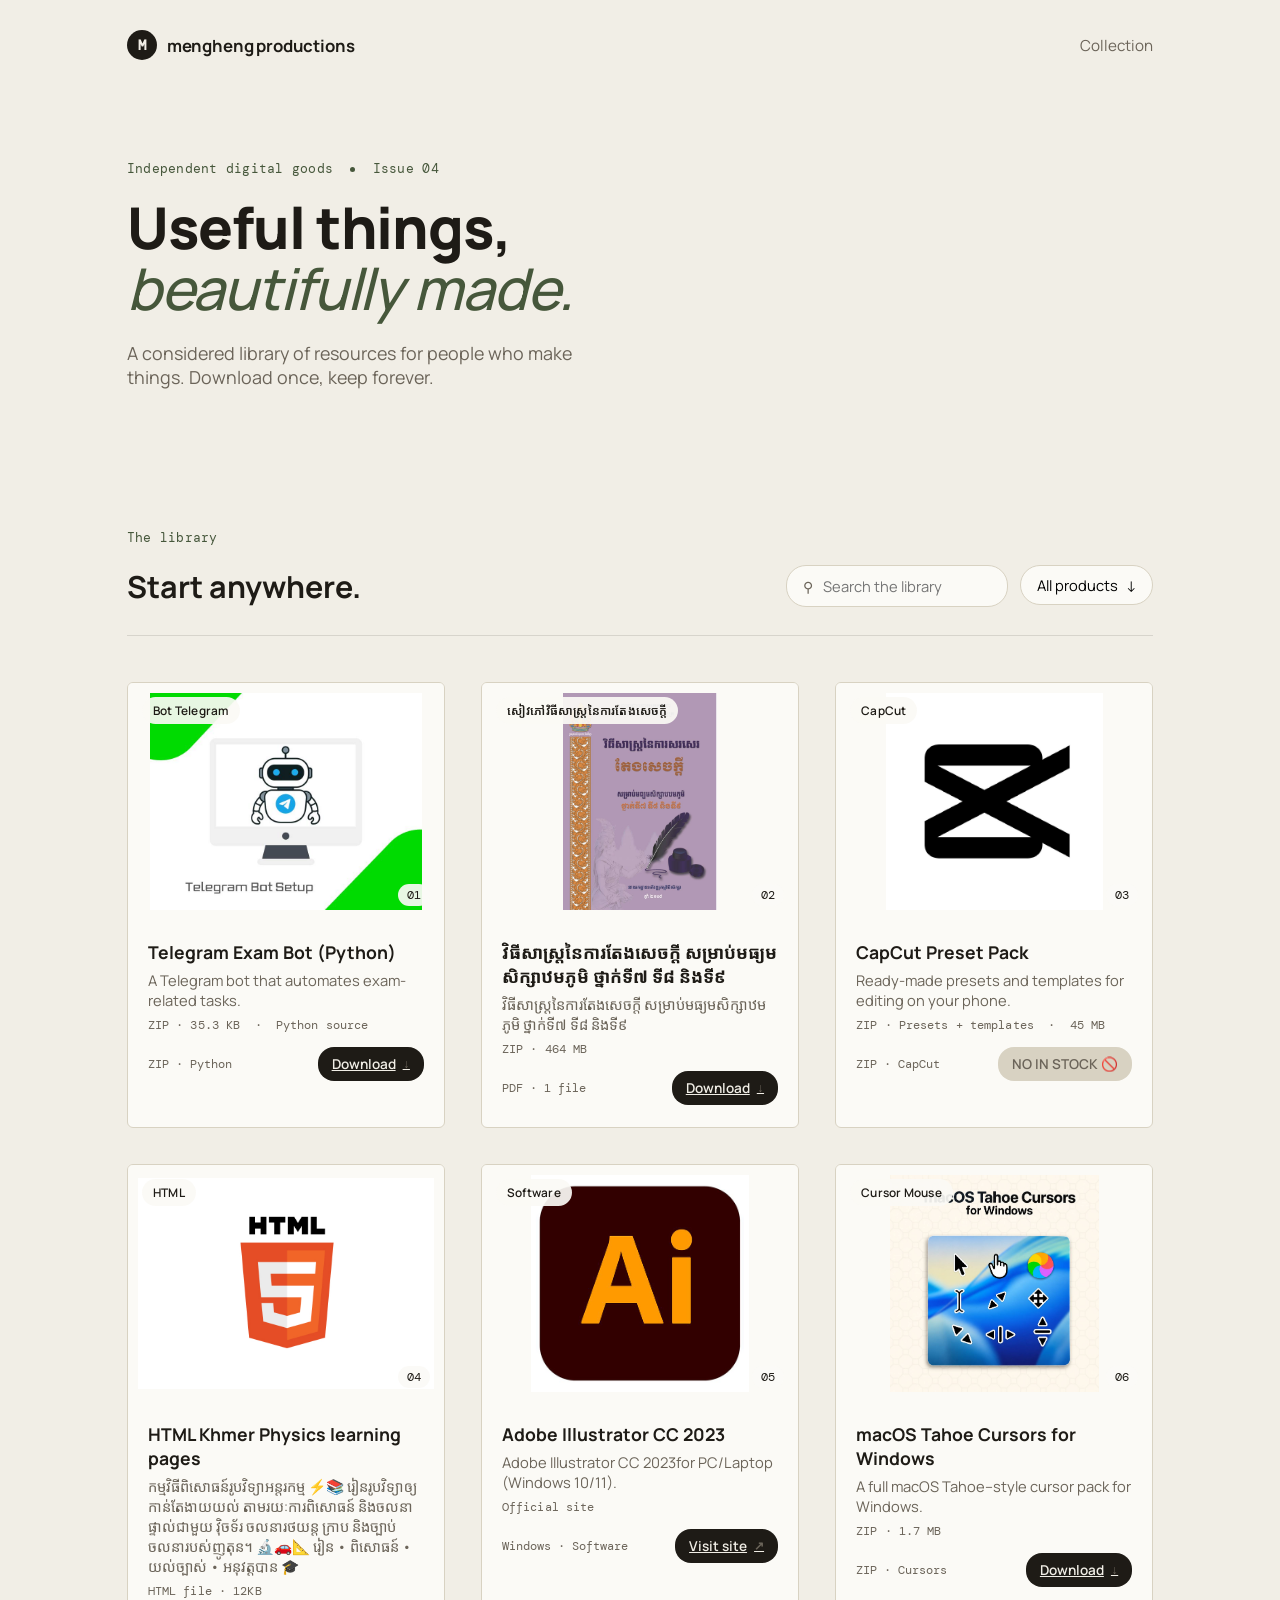
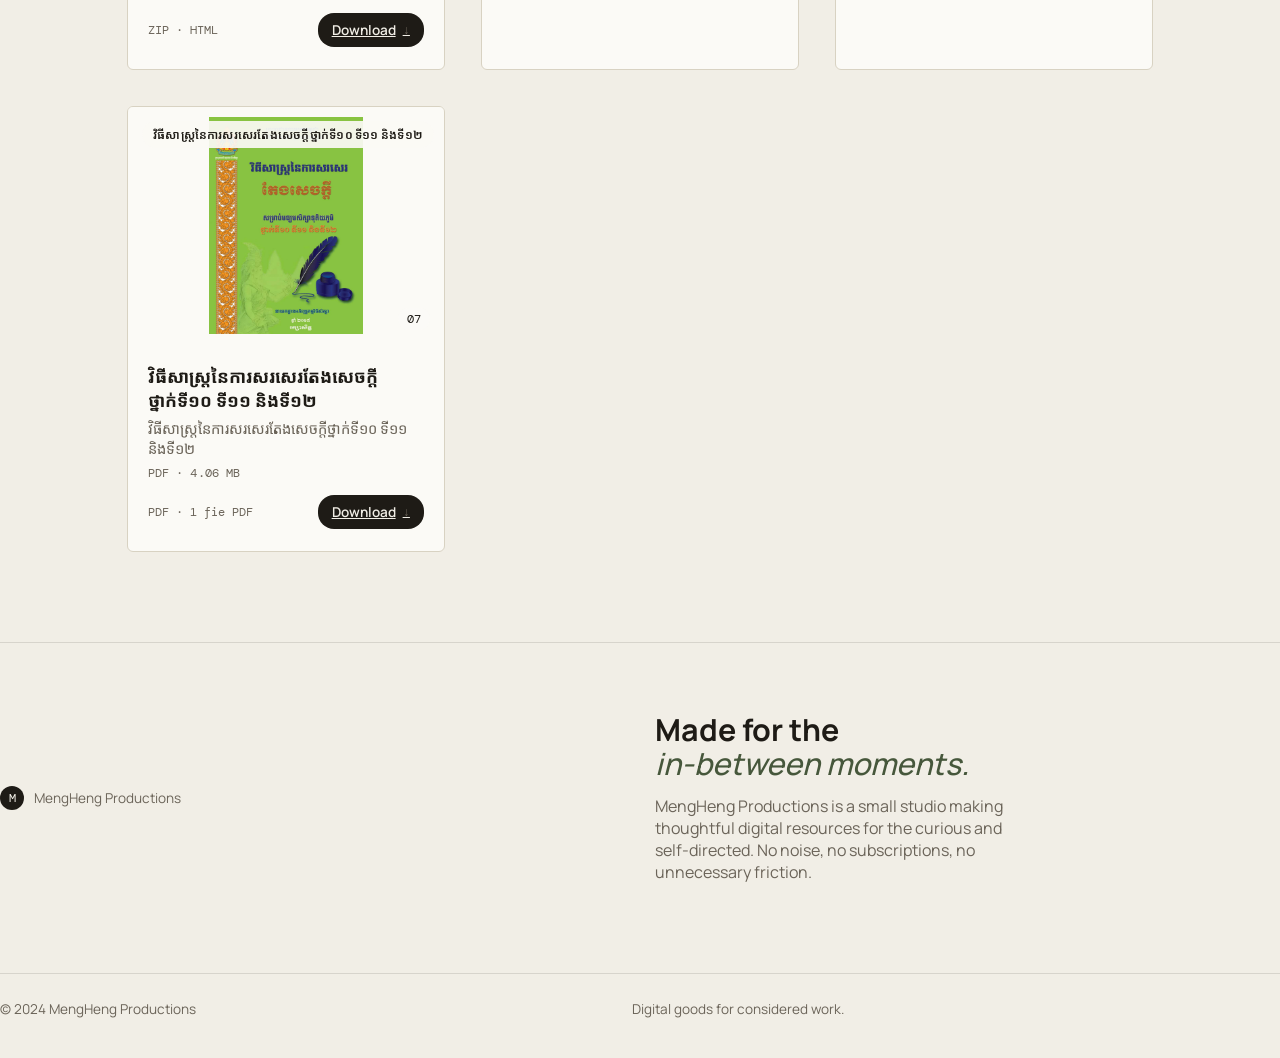
<file: index.html>
<!doctype html>
<html lang="en">
<head>
  <meta charset="UTF-8">
  <meta name="viewport" content="width=device-width, initial-scale=1.0">
  <meta name="description" content="A curated library of beautiful, ready-to-download digital products.">
  <title>MengHeng Productions — Downloadable goods for creative work</title>
  <link rel="preconnect" href="https://fonts.googleapis.com">
  <link rel="preconnect" href="https://fonts.gstatic.com" crossorigin>
  <link href="https://fonts.googleapis.com/css2?family=DM+Mono:wght@400;500&family=Manrope:wght@400;500;600;700;800&family=Noto+Sans+Khmer:wght@400;500;600;700&display=swap" rel="stylesheet">
  <link rel="stylesheet" href="styles.css">
</head>
<body>
  <div class="page-shell">
    <header class="site-header">
      <a class="brand" href="#top" aria-label="MengHeng Productions home"><span class="brand-mark">M</span><span>mengheng productions</span></a>
      <nav class="main-nav" aria-label="Primary navigation">
        <a href="#collection">Collection</a>
      </nav>
    </header>

    <main id="top">
      <section class="hero" aria-labelledby="hero-title">
        <div class="hero-copy">
          <p class="eyebrow">Independent digital goods <span></span> Issue 04</p>
          <h1 id="hero-title">Useful things,<br><em>beautifully made.</em></h1>
          <p class="hero-intro">A considered library of resources for people who make things. Download once, keep forever.</p>
        </div>
      </section>

      <section class="collection-section" id="collection" aria-labelledby="collection-title">
        <div class="section-heading">
          <div><p class="eyebrow">The library</p><h2 id="collection-title">Start anywhere.</h2></div>
           <div class="toolbar"><label class="search-box"><span aria-hidden="true">&#9906;</span><input id="searchInput" type="search" placeholder="Search the library" aria-label="Search products"></label><div class="filter-wrap"><button class="filter-button" id="filterButton" type="button" aria-expanded="false">All products <span>&#8595;</span></button><div class="filter-menu" id="filterMenu"><button type="button" data-filter="all">All products</button><button type="button" data-filter="bot telegram">Bot Telegram</button><button type="button" data-filter="Books">Books</button><button type="button" data-filter="capcut">CapCut</button><button type="button" data-filter="html">HTML</button><button type="button" data-filter="adobe">Adobe</button><button type="button" data-filter="cursors">Cursors</button></div></div></div>
        </div>
        <div class="product-grid" id="productGrid">
          <article class="product-card" data-category="bot telegram" data-search="bot telegram code python exam automation">
            <div class="product-image image-planner"><span class="product-tag">Bot Telegram</span><img src="Bot.jpg" alt="Telegram bot for exam automation, Python code"><span class="image-number">01</span></div>
            <div class="product-info"><div><h3>Telegram Exam Bot (Python)</h3><p>A Telegram bot that automates exam-related tasks.</p><p class="file-specs">ZIP · 35.3 KB &nbsp;·&nbsp; Python source</p></div><div class="product-meta"><span>ZIP · Python</span><a class="download-button" href="Bot telegram.zip" download="Telegram-Exam-Bot.zip" data-name="Telegram Exam Bot" data-specs="Requires Python 3 to run &nbsp;·&nbsp; ZIP · 35.3 KB">Download <span>&#8595;</span></a></div></div>
          </article>
          <article class="product-card" data-category="Books" data-search="Books">
            <div class="product-image image-guide"><span class="product-tag">សៀវភៅវិធីសាស្ដ្រនៃការតែងសេចក្ដី</span><img src="វិធីសាស្ដ្រនៃការតែងសេចក្ដី.jpg" alt="វិធីសាស្ដ្រនៃការតែងសេចក្ដី"><span class="image-number">02</span></div>
            <div class="product-info"><div><h3>វិធីសាស្ដ្រនៃការតែងសេចក្ដី​​ សម្រាប់មធ្យមសិក្សាឋមភូមិ​ ថ្នាក់ទី៧​ ទី៨ និងទី៩</h3><p>វិធីសាស្ដ្រនៃការតែងសេចក្ដី​​ សម្រាប់មធ្យមសិក្សាឋមភូមិ​ ថ្នាក់ទី៧​ ទី៨ និងទី៩</p><p class="file-specs">ZIP · 464 MB</p></div><div class="product-meta"><span>PDF · 1 file</span><a class="download-button" href="វិធីសាស្ដ្រនៃការតែងសេចក្ដីសម្រាប់មធ្យមសិក្សាឋមភូមិ​ ថ្នាក់ទី៧​ ទី៨ និងទី៩.pdf" download="វិធីសាស្ដ្រនៃការតែងសេចក្ដី​​ សម្រាប់មធ្យមសិក្សាឋមភូមិ​ ថ្នាក់ទី៧​ ទី៨ និងទី៩" data-name="វិធីសាស្ដ្រនៃការតែងសេចក្ដី​​ សម្រាប់មធ្យមសិក្សាឋមភូមិ​ ថ្នាក់ទី៧​ ទី៨ និងទី៩" data-specs="ZIP · 2 folders · 464 MB">Download<span>&#8595;</span></a></div></div>
          </article>
          <article class="product-card" data-category="capcut" data-search="capcut presets templates video editing phone">
            <div class="product-image image-toolkit"><span class="product-tag">CapCut</span><img src="capcut.jpg" alt="CapCut preset pack"><span class="image-number">03</span></div>
            <div class="product-info"><div><h3>CapCut Preset Pack</h3><p>Ready-made presets and templates for editing on your phone.</p><p class="file-specs">ZIP · Presets + templates &nbsp;·&nbsp; 45 MB</p></div><div class="product-meta"><span>ZIP · CapCut</span><a class="download-button" href="#" download="CapCut-Preset-Pack.zip" data-name="CapCut Preset Pack" data-specs="Requires the CapCut app installed &nbsp;·&nbsp; ZIP · 45 MB">NO IN STOCK &#128683;</a></div></div>
          </article>
          <article class="product-card" data-category="html" data-search="html css javascript template website">
            <div class="product-image image-toolkit"><span class="product-tag">HTML</span><img src="html.webp" alt="HTML template"><span class="image-number">04</span></div>
            <div class="product-info"><div><h3>HTML Khmer Physics learning pages</h3><p>កម្មវិធីពិសោធន៍រូបវិទ្យាអន្តរកម្ម ⚡📚
រៀនរូបវិទ្យាឲ្យកាន់តែងាយយល់ តាមរយៈការពិសោធន៍ និងចលនាផ្ទាល់ជាមួយ វ៉ិចទ័រ ចលនារថយន្ត ក្រាប និងច្បាប់ ចលនារបស់ញូតុន។ 🔬🚗📐
រៀន • ពិសោធន៍ • យល់ច្បាស់ • អនុវត្តបាន 🎓</p><p class="file-specs">HTML file · 12KB</p></div><div class="product-meta"><span>ZIP · HTML</span><a class="download-button" href="HTML.zip" download="HTML.zip" data-name="HTML FILE" data-specs="ZIP · 12KB">Download <span>&#8595;</span></a></div></div>
          </article>
          <article class="product-card" data-category="adobe" data-search="adobe illustrator windows software">
            <div class="product-image image-toolkit"><span class="product-tag">Software</span><img src="Adobe Illustrator.png" alt="Adobe Illustrator download"><span class="image-number">05</span></div>
            <div class="product-info"><div><h3>Adobe Illustrator CC 2023</h3><p>Adobe Illustrator CC 2023for PC/Laptop (Windows 10/11).</p><p class="file-specs">Official site</p></div><div class="product-meta"><span>Windows · Software</span><a class="download-button" href="https://getintopc.com/softwares/design/adobe-illustrator-cc-2023-free-download-5101866/" target="_blank" rel="noopener noreferrer">Visit site <span>&#8599;</span></a></div></div>
          </article>
          <article class="product-card" data-category="cursors" data-search="cursor mouse mac os tahoe for windows">
            <div class="product-image image-toolkit"><span class="product-tag">Cursor Mouse</span><img src="Mac tahoe.jpg" alt="macOS Tahoe cursors for Windows"><span class="image-number">06</span></div>
            <div class="product-info"><div><h3>macOS Tahoe Cursors for Windows</h3><p>A full macOS Tahoe–style cursor pack for Windows.</p><p class="file-specs">ZIP · 1.7 MB</p></div><div class="product-meta"><span>ZIP · Cursors</span><a class="download-button" href="MacOS Tahoe Cursors.zip" download="macOS-Tahoe-Cursors.zip" data-name="macOS Tahoe Cursors for Windows" data-specs="ZIP archive &nbsp;·&nbsp; 1.7 MB &nbsp;·&nbsp; Windows cursor scheme">Download <span>&#8595;</span></a></div></div>
          </article>
          <article class="product-card" data-category="Books" data-search="Books">
            <div class="product-image image-toolkit"><span class="product-tag">វិធីសាស្ត្រនៃការសរសេរតែងសេចក្ដីថ្នាក់ទី១០ ទី១១ និងទី១២</span><img src="វិធីសាស្ត្រនៃការសរសេរតែងសេចក្ដីថ្នាក់ទី១០ ទី១១ និងទី១២.jpg" alt="វិធីសាស្ត្រនៃការសរសេរតែងសេចក្ដីថ្នាក់ទី១០ ទី១១ និងទី១២"><span class="image-number">07</span></div>
            <div class="product-info"><div><h3>វិធីសាស្ត្រនៃការសរសេរតែងសេចក្ដីថ្នាក់ទី១០ ទី១១ និងទី១២</h3><p>វិធីសាស្ត្រនៃការសរសេរតែងសេចក្ដីថ្នាក់ទី១០ ទី១១ និងទី១២</p><p class="file-specs">PDF · 4.06 MB</p></div><div class="product-meta"><span>PDF · 1 fie PDF</span><a class="download-button" href="វិធីសាស្ត្រនៃការសរសេរតែងសេចក្ដីថ្នាក់ទី១០ ទី១១ និងទី១២.pdf" download="វិធីសាស្ត្រនៃការសរសេរតែងសេចក្ដីថ្នាក់ទី១០ ទី១១ និងទី១២" data-name="វិធីសាស្ត្រនៃការសរសេរតែងសេចក្ដីថ្នាក់ទី១០ ទី១១ និងទី១២" data-specs="PDF File &nbsp;·&nbsp; 6.04 MB &nbsp;·&nbsp; វិធីសាស្ត្រនៃការសរសេរតែងសេចក្ដីថ្នាក់ទី១០ ទី១១ និងទី១២">Download <span>&#8595;</span></a></div></div>
          </article>
        </div>
        </div>
        <p class="empty-state" id="emptyState" hidden>No products found. Try another search.</p>
      </section>

      <section class="about-section" id="about" aria-labelledby="about-title"><div class="about-label"><span class="brand-mark small">M</span><span>MengHeng Productions</span></div><div class="about-copy"><h2 id="about-title">Made for the<br><em>in-between moments.</em></h2><p>MengHeng Productions is a small studio making thoughtful digital resources for the curious and self-directed. No noise, no subscriptions, no unnecessary friction.</p></div></section>
    </main>
    <footer class="site-footer"><span>© 2024 MengHeng Productions</span><span>Digital goods for considered work.</span><a href="Facebook"></a></footer>
  </div>
  <div class="specs-overlay" id="specsOverlay">
    <div class="specs-modal" role="dialog" aria-modal="true" aria-labelledby="specsModalTitle">
      <button class="specs-close" id="specsClose" aria-label="Close">&times;</button>
      <p class="eyebrow">Information</p>
      <h3 id="specsModalTitle"></h3>
      <p class="specs-modal-line" id="specsModalSpecs"></p>
      <a class="download-button specs-confirm" id="specsConfirm" href="#">Download now <span>&#8595;</span></a>
    </div>
  </div>
  <script src="script.js?v=7"></script>
</body>
</html>
</file>
<file: styles.css>
:root{
  --paper: #F1EEE6;
  --paper-deep: #E7E2D5;
  --ink: #1E1B16;
  --ink-soft: #6B6459;
  --card: #FBFAF6;
  --line: #D8D2C2;
  --moss: #5B6E4E;
  --moss-deep: #46573B;
  --rule: rgba(30,27,22,0.12);
}

*{box-sizing:border-box;}
html{scroll-behavior:smooth;}
body{
  margin:0;
  background:var(--paper);
  color:var(--ink);
  font-family:'Manrope', 'Noto Sans Khmer', sans-serif;
  -webkit-font-smoothing:antialiased;
}
.mono, .eyebrow, .product-meta span, .image-number, .about-stamp, .bag-count{
  font-family:'DM Mono', 'Noto Sans Khmer', monospace;
}
img{max-width:100%; display:block;}
a{color:inherit;}
button{font-family:inherit;}

.page-shell{
  max-width:1180px;
  margin:0 auto;
  padding:0 6vw;
}

/* Header */
.site-header{
  display:flex;
  align-items:center;
  justify-content:space-between;
  gap:20px;
  padding:30px 0;
  flex-wrap:wrap;
}
.brand{
  display:flex;
  align-items:center;
  gap:10px;
  text-decoration:none;
  font-size:1.05rem;
  font-weight:700;
  letter-spacing:-0.01em;
}
.brand-mark{
  width:30px; height:30px;
  border-radius:50%;
  background:var(--ink);
  color:var(--paper);
  display:flex; align-items:center; justify-content:center;
  font-family:'DM Mono', 'Noto Sans Khmer', monospace;
  font-size:0.9rem;
}
.brand-mark.small{ width:24px; height:24px; font-size:0.78rem; }
.main-nav{
  display:flex;
  gap:34px;
}
.main-nav a{
  text-decoration:none;
  font-size:0.95rem;
  color:var(--ink-soft);
  transition:color .15s ease;
}
.main-nav a:hover{ color:var(--ink); }
/* Hero */
.hero{
  padding:70px 0 90px;
  max-width:640px;
}
.eyebrow{
  font-size:0.8rem;
  color:var(--moss-deep);
  letter-spacing:0.02em;
  margin:0 0 20px;
}
.eyebrow span{
  display:inline-block;
  width:5px; height:5px;
  background:var(--moss-deep);
  border-radius:50%;
  margin:0 9px;
  vertical-align:middle;
}
.hero-copy h1{
  font-size:clamp(2.5rem, 5.4vw, 3.6rem);
  line-height:1.06;
  margin:0 0 22px;
  font-weight:800;
  letter-spacing:-0.02em;
}
.hero-copy h1 em{
  font-style:italic;
  font-weight:500;
  color:var(--moss-deep);
}
.hero-intro{
  font-size:1.12rem;
  color:var(--ink-soft);
  max-width:44ch;
  margin:0;
}

/* Collection */
.collection-section{ padding:50px 0 90px; }
.section-heading{
  display:flex;
  justify-content:space-between;
  align-items:flex-end;
  gap:24px;
  flex-wrap:wrap;
  border-bottom:1px solid var(--rule);
  padding-bottom:28px;
  margin-bottom:46px;
}
.section-heading h2{
  font-size:1.9rem;
  margin:6px 0 0;
  font-weight:700;
}
.toolbar{
  display:flex;
  gap:12px;
  flex-wrap:wrap;
}
.search-box{
  display:flex;
  align-items:center;
  gap:8px;
  background:var(--card);
  border:1px solid var(--line);
  border-radius:20px;
  padding:9px 16px;
}
.search-box span{ color:var(--ink-soft); font-size:0.9rem; }
.search-box input{
  border:none;
  background:none;
  outline:none;
  font-size:0.92rem;
  color:var(--ink);
  width:170px;
  font-family:inherit;
}
.filter-wrap{ position:relative; }
.filter-button{
  background:var(--card);
  border:1px solid var(--line);
  border-radius:20px;
  padding:9px 16px;
  font-size:0.92rem;
  cursor:pointer;
  display:flex;
  gap:8px;
  align-items:center;
}
.filter-menu{
  position:absolute;
  top:calc(100% + 8px);
  right:0;
  background:var(--card);
  border:1px solid var(--line);
  border-radius:10px;
  padding:6px;
  display:none;
  flex-direction:column;
  min-width:150px;
  box-shadow:0 14px 30px rgba(30,27,22,0.12);
  z-index:5;
}
.filter-menu.open{ display:flex; }
.filter-menu button{
  background:none;
  border:none;
  text-align:left;
  padding:9px 10px;
  border-radius:6px;
  font-size:0.9rem;
  cursor:pointer;
  color:var(--ink);
}
.filter-menu button:hover{ background:var(--paper-deep); }
.filter-menu button.active{ color:var(--moss-deep); font-weight:600; }

/* Product grid */
.product-grid{
  display:grid;
  grid-template-columns:repeat(3, 1fr);
  gap:36px;
}
@media (max-width:900px){
  .product-grid{ grid-template-columns:repeat(2, 1fr); }
}
@media (max-width:620px){
  .product-grid{ grid-template-columns:1fr; }
}
.product-card{
  background:var(--card);
  border:1px solid var(--line);
  border-radius:6px;
  overflow:hidden;
  transition:transform .18s ease, box-shadow .18s ease;
}
.product-card:hover{
  transform:translateY(-3px);
  box-shadow:0 20px 34px rgba(30,27,22,0.12);
}
.product-image{
  position:relative;
  aspect-ratio:4/3;
  overflow:hidden;
  background:var(--paper-deep);
}
.product-image::after{
  content:"Add your photo";
  position:absolute;
  inset:0;
  display:flex;
  align-items:center;
  justify-content:center;
  color:var(--ink-soft);
  font-size:0.85rem;
}
.product-image img{
  position:relative;
  z-index:1;
  width:100%; height:100%;
  object-fit:contain;
  background:var(--card);
  padding:10px;
}
.product-tag{
  position:absolute;
  top:14px; left:14px;
  background:rgba(251,250,246,0.92);
  padding:5px 11px;
  border-radius:14px;
  font-size:0.74rem;
  font-weight:600;
  letter-spacing:0.02em;
  z-index:2;
}
.image-number{
  position:absolute;
  bottom:14px; right:14px;
  color:var(--ink);
  background:rgba(251,250,246,0.92);
  padding:3px 9px;
  border-radius:12px;
  font-size:0.74rem;
  line-height:1.4;
  z-index:2;
}
.product-info{
  padding:20px 20px 22px;
  display:flex;
  flex-direction:column;
  gap:14px;
}
.product-info h3{
  margin:0 0 6px;
  font-size:1.1rem;
  font-weight:700;
}
.product-info p{
  margin:0;
  font-size:0.92rem;
  color:var(--ink-soft);
}
.file-specs{
  font-family:'DM Mono', 'Noto Sans Khmer', monospace !important;
  font-size:0.72rem !important;
  color:var(--ink-soft);
  margin-top:8px !important;
  letter-spacing:0.01em;
}
.product-meta{
  display:flex;
  justify-content:space-between;
  align-items:center;
  gap:10px;
}
.product-meta span{
  font-size:0.76rem;
  color:var(--ink-soft);
}
.download-button{
  display:flex;
  align-items:center;
  gap:7px;
  background:var(--ink);
  color:var(--paper);
  border:none;
  border-radius:16px;
  padding:8px 14px;
  font-size:0.85rem;
  font-weight:600;
  cursor:pointer;
  transition:background .15s ease, transform .15s ease;
}
.download-button:hover{ background:var(--moss-deep); }
.download-button:active{ transform:scale(0.97); }
.download-button.done{ background:var(--moss); }
.download-button.out-of-stock{
  background:var(--line);
  color:var(--ink-soft);
  cursor:not-allowed;
  pointer-events:none;
}

.empty-state{
  text-align:center;
  color:var(--ink-soft);
  padding:60px 0;
  font-size:1rem;
}

/* About */
.about-section{
  padding:70px 0 90px;
  border-top:1px solid var(--rule);
  display:grid;
  grid-template-columns:1fr 1fr;
  gap:30px;
  align-items:center;
}
@media (max-width:820px){
  .about-section{ grid-template-columns:1fr; text-align:left; }
}
.about-label{
  display:flex;
  align-items:center;
  gap:10px;
  font-size:0.85rem;
  color:var(--ink-soft);
}
.about-copy h2{
  font-size:1.9rem;
  margin:0 0 14px;
  font-weight:700;
  line-height:1.12;
}
.about-copy h2 em{ font-style:italic; font-weight:500; color:var(--moss-deep); }
.about-copy p{
  margin:0;
  color:var(--ink-soft);
  max-width:38ch;
  font-size:1rem;
}
/* Site footer */
.site-footer{
  border-top:1px solid var(--rule);
  padding:26px 0 40px;
  display:flex;
  justify-content:space-between;
  gap:14px;
  flex-wrap:wrap;
  font-size:0.85rem;
  color:var(--ink-soft);
}
.site-footer a{ text-decoration:none; color:var(--ink-soft); }
.site-footer a:hover{ color:var(--ink); }

/* Download requirements modal */
.specs-overlay{
  position:fixed;
  inset:0;
  background:rgba(30,27,22,0.55);
  display:none;
  align-items:center;
  justify-content:center;
  padding:24px;
  z-index:50;
}
.specs-overlay.open{ display:flex; }
.specs-modal{
  position:relative;
  background:var(--card);
  border-radius:10px;
  padding:34px 28px 28px;
  max-width:360px;
  width:100%;
  box-shadow:0 30px 60px rgba(0,0,0,0.3);
}
.specs-modal h3{
  margin:4px 0 14px;
  font-size:1.3rem;
  font-weight:700;
}
.specs-modal-line{
  font-family:'DM Mono', 'Noto Sans Khmer', monospace;
  font-size:0.82rem;
  color:var(--ink-soft);
  margin:0 0 26px;
  line-height:1.6;
}
.specs-list{
  margin:0 0 26px;
  padding-left:20px;
}
.specs-list li{ padding-left:2px; }
.specs-close{
  position:absolute;
  top:14px; right:16px;
  background:none;
  border:none;
  font-size:1.4rem;
  line-height:1;
  color:var(--ink-soft);
  cursor:pointer;
  padding:4px;
}
.specs-close:hover{ color:var(--ink); }
.specs-confirm{
  width:100%;
  justify-content:center;
  border-radius:20px;
}
</file>
